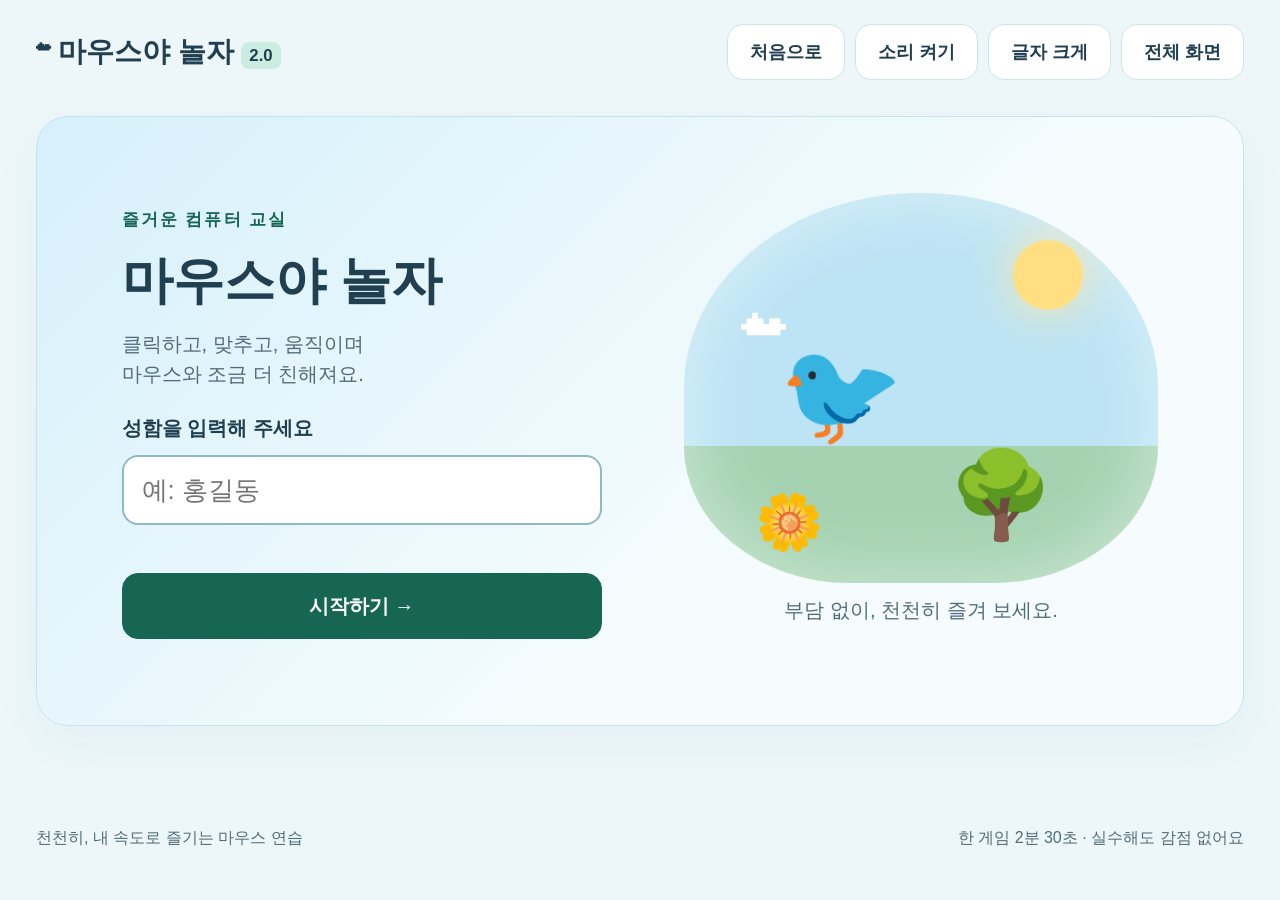
<file: index.html>
<!doctype html>
<html lang="ko"><head><base href="./mouse-play-2/"><meta charset="utf-8"><meta name="viewport" content="width=device-width,initial-scale=1"><meta name="theme-color" content="#e8f7fc"><title>마우스야 놀자 2.0</title><link rel="stylesheet" href="style.css?v=20261018-4"></head>
<body><header><a class="brand" href="#" id="brand">☁ 마우스야 놀자 <small>2.0</small></a><nav aria-label="화면 설정"><button id="home">처음으로</button><button id="sound" aria-pressed="false">소리 켜기</button><button id="font" aria-pressed="false">글자 크게</button><button id="full">전체 화면</button></nav></header>
<main id="app"></main><footer>천천히, 내 속도로 즐기는 마우스 연습 <span>한 게임 2분 30초 · 실수해도 감점 없어요</span></footer>
<script src="js/core.js?v=20261018-4"></script><script src="js/targets.js?v=20261026-1"></script><script src="js/puzzle.js?v=20261018-4"></script><script src="js/differences.js?v=20261018-4"></script><script src="js/app.js?v=20261018-4"></script></body></html>
</file>
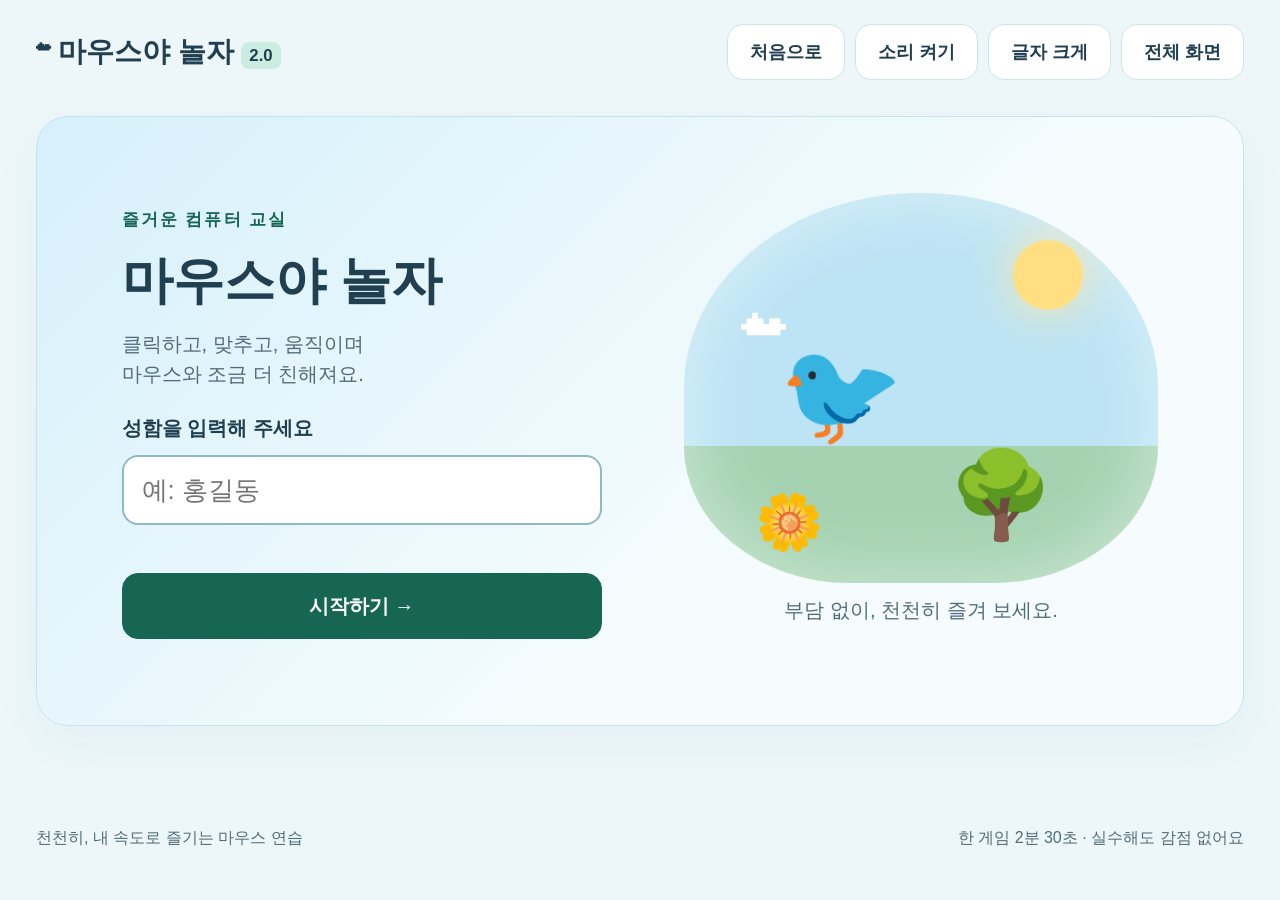
<file: mouse-play-2/index.html>
<!doctype html>
<html lang="ko"><head><meta charset="utf-8"><meta name="viewport" content="width=device-width,initial-scale=1"><meta name="theme-color" content="#e8f7fc"><title>마우스야 놀자 2.0</title><link rel="stylesheet" href="style.css?v=20261018-4"></head>
<body><header><a class="brand" href="#" id="brand">☁ 마우스야 놀자 <small>2.0</small></a><nav aria-label="화면 설정"><button id="home">처음으로</button><button id="sound" aria-pressed="false">소리 켜기</button><button id="font" aria-pressed="false">글자 크게</button><button id="full">전체 화면</button></nav></header>
<main id="app"></main><footer>천천히, 내 속도로 즐기는 마우스 연습 <span>한 게임 2분 30초 · 실수해도 감점 없어요</span></footer>
<script src="js/core.js?v=20261018-4"></script><script src="js/targets.js?v=20261026-1"></script><script src="js/puzzle.js?v=20261018-4"></script><script src="js/differences.js?v=20261018-4"></script><script src="js/app.js?v=20261018-4"></script></body></html>
</file>
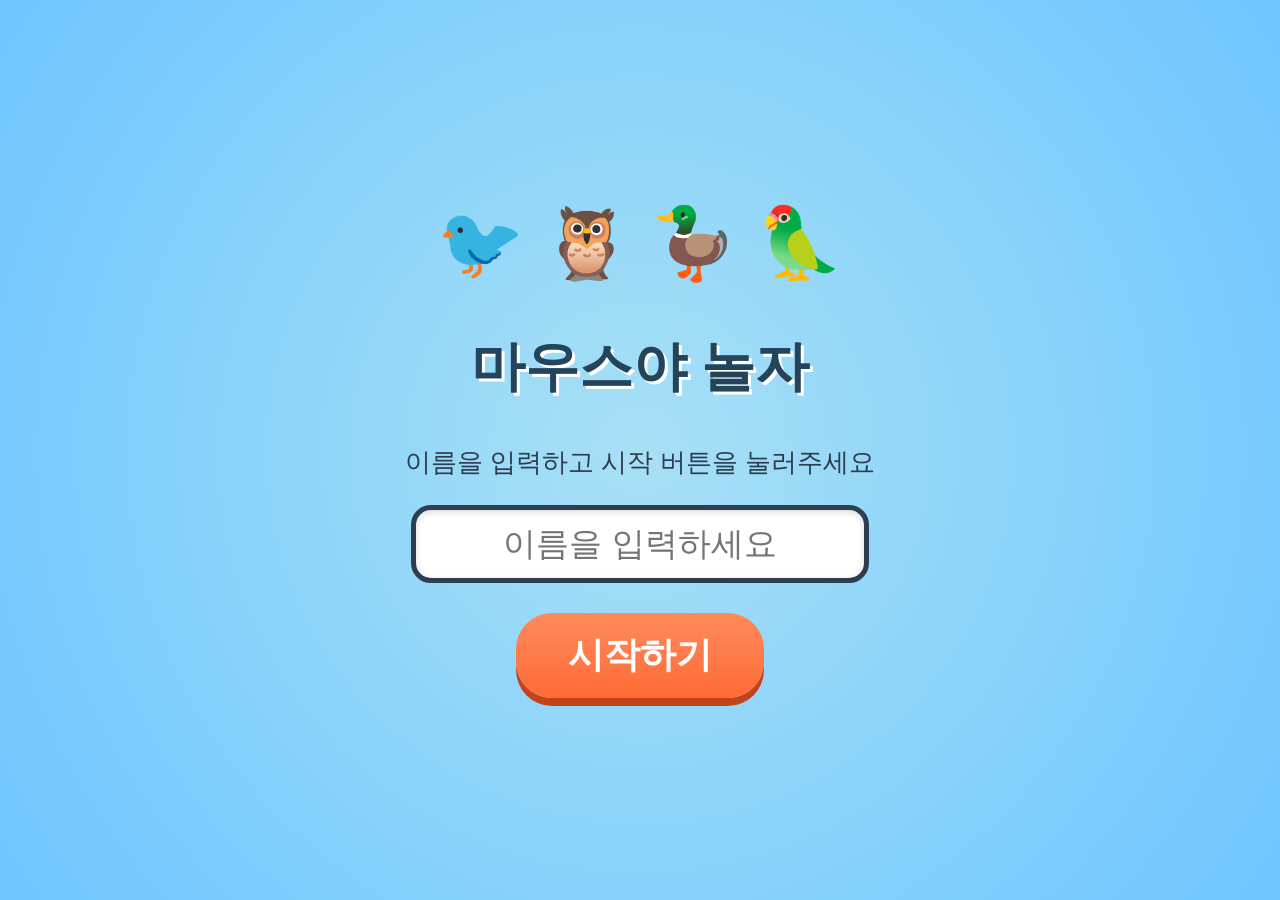
<file: mouse_play_20inch_edition.html>
<!DOCTYPE html>
<html lang="ko">
<head>
<meta charset="UTF-8">
<title>마우스야 놀자</title>
<style>
  html, body {
    margin: 0; padding: 0; overflow: hidden;
    width: 100%; height: 100%;
    background: linear-gradient(to bottom, #87CEEB 0%, #B0E0E6 60%, #98D98E 60%, #7CC96F 100%);
    font-family: 'Malgun Gothic', 'Apple SD Gothic Neo', sans-serif;
    cursor: none;
    user-select: none;
  }
  #gameCanvas {
    display: block;
    background: transparent;
  }
  #startScreen, #endScreen {
    position: absolute; top: 0; left: 0; width: 100%; height: 100%;
    display: flex; flex-direction: column; align-items: center; justify-content: center;
    background: radial-gradient(circle at center, #A8E0F5 0%, #6EC6FF 100%);
    z-index: 10;
    cursor: default;
  }
  #startScreen h1, #endScreen h1 {
    font-size: clamp(42px, 4.2vw, 58px); color: #23445b; margin-bottom: 15px;
    text-shadow: 3px 3px 0px #fff;
  }
  #startScreen p, #endScreen p {
    font-family: inherit;
  }
  #nameInput {
    font-size: clamp(26px, 2.6vw, 34px); padding: 15px 24px; border-radius: 20px;
    border: 5px solid #2c3e50; text-align: center; width: 400px;
    margin-bottom: 30px;
    box-shadow: inset 0 2px 6px rgba(0,0,0,0.15);
    outline: none;
  }
  #nameInput:focus {
    border-color: #FF6B35;
  }
  .bigBtn {
    font-size: clamp(28px, 2.8vw, 36px); padding: 18px 52px; border-radius: 36px;
    border: none; background: linear-gradient(180deg, #FF8A5C 0%, #FF6B35 100%);
    color: white; cursor: pointer;
    box-shadow: 0 8px 0 #c1441e;
    transition: transform 0.1s;
    font-weight: bold;
  }
  .bigBtn:hover {
    filter: brightness(1.05);
  }
  .bigBtn:active {
    transform: translateY(8px);
    box-shadow: 0 0px 0 #c1441e;
  }
  #welcomeMsg {
    font-size: clamp(34px, 4vw, 48px); color: #b95319; margin-bottom: 30px;
    text-align: center; font-weight: bold;
    text-shadow: 2px 2px 0px #fff;
  }
  #finalScore {
    font-size: clamp(68px, 7.5vw, 88px); color: #d96a25; margin: 15px 0;
    text-shadow: 4px 4px 0px #fff;
    font-weight: bold;
  }
  #hud {
    position: absolute; top: 20px; left: 0; width: 100%;
    display: flex; justify-content: space-between; padding: 0 40px;
    box-sizing: border-box;
    z-index: 5;
    pointer-events: none;
  }
  #hud > div {
    background: rgba(255,255,255,0.92);
    padding: 12px 22px;
    border: 2px solid rgba(255,255,255,0.95);
    border-radius: 18px;
    font-size: clamp(24px, 2.1vw, 30px);
    font-weight: 900; color: #203e55;
    box-shadow: 0 5px 14px rgba(0,0,0,0.16);
    min-width: 150px;
    text-align: center;
  }
  #scoreDisplay {
    color: #e67e22 !important;
  }
  .hidden { display: none !important; }
</style>
</head>
<body>

<div id="startScreen">
  <div style="font-size:70px; margin-bottom:10px;">🐦 🦉 🦆 🦜</div>
  <h1>마우스야 놀자</h1>
  <p style="font-size:26px; color:#2c3e50; margin-bottom:25px;">이름을 입력하고 시작 버튼을 눌러주세요</p>
  <input type="text" id="nameInput" placeholder="이름을 입력하세요" maxlength="10">
  <button class="bigBtn" id="startBtn">시작하기</button>
</div>

<div id="welcomeScreen" class="hidden" style="position:absolute; top:0; left:0; width:100%; height:100%; display:flex; flex-direction:column; align-items:center; justify-content:center; background:rgba(135,206,235,0.95); z-index:10;">
  <div id="welcomeMsg"></div>
  <p style="font-size:26px; color:#2c3e50;">잠시 후 게임이 시작됩니다...</p>
</div>

<div id="hud" class="hidden">
  <div id="playerNameDisplay"></div>
  <div id="timeDisplay">2:30</div>
  <div id="scoreDisplay">점수: 0</div>
</div>

<div id="endScreen" class="hidden">
  <div style="font-size:60px; margin-bottom:10px;">🎉🐦🎉</div>
  <h1>수고하셨습니다!</h1>
  <div id="endPlayerName" style="font-size:34px; color:#2c3e50; margin-bottom:5px;"></div>
  <div id="finalScore">0점</div>
  <button class="bigBtn" id="restartBtn">다시하기</button>
</div>

<canvas id="gameCanvas"></canvas>

<script>
const canvas = document.getElementById('gameCanvas');
const ctx = canvas.getContext('2d');

function resizeCanvas() {
  canvas.width = window.innerWidth;
  canvas.height = window.innerHeight;
}
resizeCanvas();
window.addEventListener('resize', resizeCanvas);

// ---------- 상태 ----------
let playerName = "";
let score = 0;
let timeLeft = 150; // 2분 30초
let gameRunning = false;
let timerInterval = null;

// 마우스 좌표
let mouseX = window.innerWidth / 2;
let mouseY = window.innerHeight - 100;

// 배경 장식용
let cloudOffset = 0;

// ---------- 새(타겟) ----------
const birdEmojis = ['🐦', '🦜', '🦉', '🐤', '🦆', '🐧'];
let birds = [];
let fallingBirds = []; // 맞아서 떨어지는 새
let fleeingBirds = []; // 헛클릭으로 도망가는 새 (클릭한 근처 새 찾아서 도망 애니메이션 주는 용도는 아니고, 그냥 재미 이모지)
let laughEffects = []; // 헛클릭 낄낄 텍스트 효과

let spawnTimer = 0;
let spawnInterval = 70; // 프레임 단위, 점점 빨라짐
const startTime = 150;

function spawnBird() {
  const emoji = birdEmojis[Math.floor(Math.random() * birdEmojis.length)];
  const fromLeft = Math.random() < 0.5;
  const rowPick = Math.random();
  let targetY;
  if (rowPick < 0.33) targetY = canvas.height * 0.2;      // 상단
  else if (rowPick < 0.66) targetY = canvas.height * 0.45; // 중단
  else targetY = canvas.height * 0.68;                     // 하단

  // 속도: 시간이 지날수록 살짝 빨라짐 (초기엔 느리게, 화면 가로지르는데 4~5초)
  const progress = 1 - (timeLeft / startTime); // 0 -> 1
  const baseSpeed = 1.0 + progress * 0.8; // 1.0 ~ 1.8 px/frame 정도 (더 느리게)
  const speed = baseSpeed * (0.85 + Math.random() * 0.3);

  const bird = {
    emoji: emoji,
    x: fromLeft ? -60 : canvas.width + 60,
    y: targetY + (Math.random() * 60 - 30),
    vx: fromLeft ? speed : -speed,
    vy: (Math.random() * 0.6 - 0.3),
    size: 70,
    id: Math.random()
  };
  birds.push(bird);
}

function distance(x1, y1, x2, y2) {
  return Math.sqrt((x1 - x2) ** 2 + (y1 - y2) ** 2);
}

// ---------- 클릭 처리 ----------
canvas.addEventListener('click', function(e) {
  if (!gameRunning) return;
  const rect = canvas.getBoundingClientRect();
  const clickX = e.clientX - rect.left;
  const clickY = e.clientY - rect.top;

  let hit = false;
  for (let i = birds.length - 1; i >= 0; i--) {
    const b = birds[i];
    if (distance(clickX, clickY, b.x, b.y) < b.size * 0.7) {
      // 명중!
      hit = true;
      score += 10;
      fallingBirds.push({
        emoji: b.emoji,
        x: b.x, y: b.y,
        vy: 2, rotation: 0, rotSpeed: (Math.random() * 20 - 10),
        scale: 1, growing: true,
        scoreShown: true, scoreOpacity: 1, scoreY: b.y
      });
      birds.splice(i, 1);
      break;
    }
  }

  if (!hit) {
    // 헛클릭 - 낄낄 웃음 효과
    laughEffects.push({
      x: clickX, y: clickY, opacity: 1, life: 0
    });
  }
});

// 마우스 위치 갱신 (총구 방향용)
window.addEventListener('mousemove', function(e) {
  mouseX = e.clientX;
  mouseY = e.clientY;
});

// ---------- 포수 그리기 ----------
function roundRect(x, y, w, h, r) {
  ctx.beginPath();
  ctx.moveTo(x + r, y);
  ctx.arcTo(x + w, y, x + w, y + h, r);
  ctx.arcTo(x + w, y + h, x, y + h, r);
  ctx.arcTo(x, y + h, x, y, r);
  ctx.arcTo(x, y, x + w, y, r);
  ctx.closePath();
}

function drawBackgroundDecor() {
  // 태양
  ctx.save();
  ctx.fillStyle = '#FFD93D';
  ctx.shadowColor = 'rgba(255, 217, 61, 0.6)';
  ctx.shadowBlur = 30;
  ctx.beginPath();
  ctx.arc(canvas.width - 100, 90, 45, 0, Math.PI * 2);
  ctx.fill();
  ctx.restore();

  // 흐르는 구름
  cloudOffset += 0.15;
  if (cloudOffset > canvas.width + 150) cloudOffset = -150;

  function drawCloud(x, y, scale) {
    ctx.save();
    ctx.fillStyle = 'rgba(255,255,255,0.9)';
    ctx.beginPath();
    ctx.arc(x, y, 22 * scale, 0, Math.PI * 2);
    ctx.arc(x + 25 * scale, y - 10 * scale, 26 * scale, 0, Math.PI * 2);
    ctx.arc(x + 52 * scale, y, 20 * scale, 0, Math.PI * 2);
    ctx.arc(x + 25 * scale, y + 8 * scale, 24 * scale, 0, Math.PI * 2);
    ctx.fill();
    ctx.restore();
  }

  drawCloud(cloudOffset, 80, 1);
  drawCloud(cloudOffset + 300, 140, 0.7);
  drawCloud(cloudOffset - 350, 60, 0.85);

  // 풀잎 디테일 (하단 초록 영역)
  const grassTop = canvas.height * 0.6;
  ctx.save();
  ctx.strokeStyle = 'rgba(60, 130, 50, 0.5)';
  ctx.lineWidth = 3;
  for (let i = 0; i < canvas.width; i += 35) {
    const h = 10 + (i % 70 === 0 ? 6 : 0);
    ctx.beginPath();
    ctx.moveTo(i, grassTop + 6);
    ctx.quadraticCurveTo(i + 4, grassTop - h + 6, i + 8, grassTop + 6);
    ctx.stroke();
  }
  ctx.restore();
}

function drawHunter() {
  const baseX = canvas.width / 2;
  const baseY = canvas.height - 30;
  const headY = baseY - 130;
  const angle = Math.atan2(mouseY - (baseY - 100), mouseX - baseX);

  ctx.save();

  ctx.fillStyle = 'rgba(0,0,0,0.2)';
  ctx.beginPath();
  ctx.ellipse(baseX, baseY + 12, 55, 14, 0, 0, Math.PI * 2);
  ctx.fill();

  ctx.fillStyle = '#4A5568';
  ctx.beginPath();
  ctx.moveTo(baseX - 30, baseY - 55);
  ctx.lineTo(baseX - 45, baseY + 5);
  ctx.lineTo(baseX - 15, baseY + 5);
  ctx.lineTo(baseX - 8, baseY - 55);
  ctx.closePath();
  ctx.fill();
  ctx.beginPath();
  ctx.moveTo(baseX + 30, baseY - 55);
  ctx.lineTo(baseX + 45, baseY + 5);
  ctx.lineTo(baseX + 15, baseY + 5);
  ctx.lineTo(baseX + 8, baseY - 55);
  ctx.closePath();
  ctx.fill();

  ctx.fillStyle = '#3E2723';
  ctx.beginPath();
  ctx.ellipse(baseX - 30, baseY + 8, 20, 10, 0, 0, Math.PI * 2);
  ctx.fill();
  ctx.beginPath();
  ctx.ellipse(baseX + 30, baseY + 8, 20, 10, 0, 0, Math.PI * 2);
  ctx.fill();

  ctx.fillStyle = '#556B2F';
  roundRect(baseX - 48, baseY - 130, 96, 78, 18);
  ctx.fill();

  ctx.fillStyle = '#3F5023';
  roundRect(baseX - 38, baseY - 100, 26, 20, 5);
  ctx.fill();
  roundRect(baseX + 12, baseY - 100, 26, 20, 5);
  ctx.fill();

  ctx.fillStyle = '#3E2723';
  ctx.fillRect(baseX - 48, baseY - 58, 96, 10);

  ctx.fillStyle = '#E8B18C';
  ctx.fillRect(baseX - 10, headY + 25, 20, 15);

  ctx.fillStyle = '#F0C29A';
  ctx.beginPath();
  ctx.arc(baseX, headY, 32, 0, Math.PI * 2);
  ctx.fill();

  ctx.fillStyle = 'rgba(255,150,150,0.5)';
  ctx.beginPath();
  ctx.arc(baseX - 18, headY + 8, 6, 0, Math.PI * 2);
  ctx.fill();
  ctx.beginPath();
  ctx.arc(baseX + 18, headY + 8, 6, 0, Math.PI * 2);
  ctx.fill();

  ctx.fillStyle = '#2c3e50';
  ctx.beginPath();
  ctx.arc(baseX - 10, headY - 3, 3.5, 0, Math.PI * 2);
  ctx.fill();
  ctx.beginPath();
  ctx.arc(baseX + 10, headY - 3, 3.5, 0, Math.PI * 2);
  ctx.fill();

  ctx.strokeStyle = '#8B4513';
  ctx.lineWidth = 2.5;
  ctx.beginPath();
  ctx.arc(baseX, headY + 8, 10, 0.15 * Math.PI, 0.85 * Math.PI);
  ctx.stroke();

  ctx.strokeStyle = '#6D4C41';
  ctx.lineWidth = 4;
  ctx.lineCap = 'round';
  ctx.beginPath();
  ctx.moveTo(baseX - 14, headY + 4);
  ctx.quadraticCurveTo(baseX - 5, headY + 10, baseX, headY + 4);
  ctx.quadraticCurveTo(baseX + 5, headY + 10, baseX + 14, headY + 4);
  ctx.stroke();

  ctx.fillStyle = '#8D6E63';
  ctx.beginPath();
  ctx.ellipse(baseX, headY - 28, 42, 12, 0, 0, Math.PI * 2);
  ctx.fill();
  ctx.beginPath();
  ctx.arc(baseX, headY - 34, 24, Math.PI, 0);
  ctx.fill();
  ctx.fillStyle = '#6D4C41';
  ctx.fillRect(baseX - 24, headY - 36, 48, 8);

  const shoulderX = baseX;
  const shoulderY = baseY - 95;
  const armLen = 55;
  const armEndX = shoulderX + Math.cos(angle) * armLen;
  const armEndY = shoulderY + Math.sin(angle) * armLen * 0.6 - 10;
  ctx.strokeStyle = '#556B2F';
  ctx.lineWidth = 20;
  ctx.lineCap = 'round';
  ctx.beginPath();
  ctx.moveTo(shoulderX, shoulderY);
  ctx.lineTo(armEndX, armEndY);
  ctx.stroke();
  ctx.fillStyle = '#F0C29A';
  ctx.beginPath();
  ctx.arc(armEndX, armEndY, 11, 0, Math.PI * 2);
  ctx.fill();

  ctx.translate(armEndX, armEndY);
  ctx.rotate(angle);
  ctx.fillStyle = '#3E2723';
  roundRect(0, -9, 85, 18, 6);
  ctx.fill();
  ctx.fillStyle = '#2c1810';
  ctx.beginPath();
  ctx.moveTo(10, 9);
  ctx.lineTo(2, 35);
  ctx.lineTo(20, 35);
  ctx.lineTo(22, 9);
  ctx.closePath();
  ctx.fill();
  ctx.fillStyle = '#1a1a1a';
  ctx.fillRect(78, -11, 12, 22);

  ctx.restore();
}

// ---------- 커서(조준선) 그리기 ----------
function drawCrosshair() {
  ctx.save();
  ctx.strokeStyle = 'rgba(255,255,255,0.9)';
  ctx.lineWidth = 5;
  ctx.beginPath();
  ctx.arc(mouseX, mouseY, 22, 0, Math.PI * 2);
  ctx.stroke();

  ctx.strokeStyle = '#FF3B30';
  ctx.lineWidth = 3;
  ctx.beginPath();
  ctx.arc(mouseX, mouseY, 22, 0, Math.PI * 2);
  ctx.moveTo(mouseX - 32, mouseY);
  ctx.lineTo(mouseX - 14, mouseY);
  ctx.moveTo(mouseX + 14, mouseY);
  ctx.lineTo(mouseX + 32, mouseY);
  ctx.moveTo(mouseX, mouseY - 32);
  ctx.lineTo(mouseX, mouseY - 14);
  ctx.moveTo(mouseX, mouseY + 14);
  ctx.lineTo(mouseX, mouseY + 32);
  ctx.stroke();

  ctx.fillStyle = '#FF3B30';
  ctx.beginPath();
  ctx.arc(mouseX, mouseY, 3.5, 0, Math.PI * 2);
  ctx.fill();
  ctx.restore();
}

// ---------- 새 그리기 ----------
function drawBirds() {
  birds.forEach(b => {
    b.wingPhase = (b.wingPhase || Math.random() * 10) + 0.25;
    const bob = Math.sin(b.wingPhase) * 6;
    const wobbleScale = 1 + Math.sin(b.wingPhase) * 0.06;

    // 그림자 (바닥에 살짝, 은은하게)
    ctx.save();
    ctx.globalAlpha = 0.15;
    ctx.fillStyle = '#000';
    ctx.beginPath();
    ctx.ellipse(b.x, canvas.height * 0.72, 22, 7, 0, 0, Math.PI * 2);
    ctx.fill();
    ctx.restore();

    ctx.font = b.size + "px serif";
    ctx.textAlign = 'center';
    ctx.textBaseline = 'middle';
    ctx.save();
    ctx.translate(b.x, b.y + bob);
    ctx.scale((b.vx > 0 ? -1 : 1) * wobbleScale, wobbleScale);
    ctx.fillText(b.emoji, 0, 0);
    ctx.restore();
  });
}

function drawFallingBirds() {
  for (let i = fallingBirds.length - 1; i >= 0; i--) {
    const f = fallingBirds[i];
    if (f.growing) {
      f.scale += 0.08;
      if (f.scale > 1.6) f.growing = false;
    } else {
      f.y += f.vy;
      f.vy += 0.5;
      f.rotation += f.rotSpeed;
    }
    ctx.save();
    ctx.translate(f.x, f.y);
    ctx.rotate(f.rotation * Math.PI / 180);
    ctx.scale(f.scale, f.scale);
    ctx.font = "70px serif";
    ctx.textAlign = 'center';
    ctx.textBaseline = 'middle';
    // 반짝임 효과: growing 단계에서 노란 후광
    if (f.growing) {
      ctx.shadowColor = 'gold';
      ctx.shadowBlur = 30;
    }
    ctx.fillText(f.emoji, 0, 0);
    ctx.restore();

    // 점수 텍스트 뜨는 효과
    if (f.scoreShown) {
      f.scoreY -= 1.5;
      f.scoreOpacity -= 0.02;
      ctx.save();
      ctx.globalAlpha = Math.max(f.scoreOpacity, 0);
      ctx.fillStyle = '#FF6B35';
      ctx.font = 'bold 36px sans-serif';
      ctx.textAlign = 'center';
      ctx.fillText('+10', f.x, f.scoreY - 50);
      ctx.restore();
      if (f.scoreOpacity <= 0) f.scoreShown = false;
    }

    // 화면 밖으로 나가거나 완전히 투명해지면 제거
    if (f.y > canvas.height + 100) {
      fallingBirds.splice(i, 1);
    }
  }
}

function drawLaughEffects() {
  for (let i = laughEffects.length - 1; i >= 0; i--) {
    const l = laughEffects[i];
    l.life += 1;
    l.y -= 1.2;
    l.opacity = Math.max(1 - l.life / 40, 0);
    ctx.save();
    ctx.globalAlpha = l.opacity;
    ctx.font = '40px serif';
    ctx.textAlign = 'center';
    ctx.fillText('😆 낄낄낄~', l.x, l.y);
    ctx.restore();
    if (l.life > 40) laughEffects.splice(i, 1);
  }
}

// ---------- 게임 루프 ----------
function updateBirds() {
  for (let i = birds.length - 1; i >= 0; i--) {
    const b = birds[i];
    b.x += b.vx;
    b.y += b.vy;
    if (b.x < -100 || b.x > canvas.width + 100) {
      birds.splice(i, 1);
    }
  }

  spawnTimer++;
  const progress = 1 - (timeLeft / startTime);
  const currentInterval = Math.max(150 - progress * 110, 40); // 초반엔 뜸하게(150), 후반엔 촘촘하게(최소 40)
  if (spawnTimer > currentInterval) {
    spawnBird();
    spawnTimer = 0;
  }
}

function gameLoop() {
  if (!gameRunning) return;
  ctx.clearRect(0, 0, canvas.width, canvas.height);

  drawBackgroundDecor();
  updateBirds();
  drawBirds();
  drawFallingBirds();
  drawLaughEffects();
  drawHunter();
  drawCrosshair();

  document.getElementById('scoreDisplay').textContent = '점수: ' + score;

  requestAnimationFrame(gameLoop);
}

// ---------- 타이머 ----------
function startTimer() {
  timerInterval = setInterval(() => {
    timeLeft--;
    const min = Math.floor(timeLeft / 60);
    const sec = timeLeft % 60;
    document.getElementById('timeDisplay').textContent = min + ':' + (sec < 10 ? '0' : '') + sec;
    if (timeLeft <= 0) {
      endGame();
    }
  }, 1000);
}

function endGame() {
  gameRunning = false;
  clearInterval(timerInterval);
  document.getElementById('hud').classList.add('hidden');
  document.getElementById('endScreen').classList.remove('hidden');
  document.getElementById('endPlayerName').textContent = playerName + ' 님의 결과';
  document.getElementById('finalScore').textContent = score + '점';
}

// ---------- 화면 전환 ----------
document.getElementById('startBtn').addEventListener('click', () => {
  const input = document.getElementById('nameInput').value.trim();
  playerName = input === '' ? '참가자' : input;
  document.getElementById('startScreen').classList.add('hidden');
  document.getElementById('welcomeScreen').classList.remove('hidden');
  document.getElementById('welcomeMsg').textContent = playerName + '님 오신 것을 환영합니다!';

  setTimeout(() => {
    document.getElementById('welcomeScreen').classList.add('hidden');
    document.getElementById('hud').classList.remove('hidden');
    document.getElementById('playerNameDisplay').textContent = playerName + ' 님';
    document.getElementById('scoreDisplay').textContent = '점수: 0';
    document.getElementById('timeDisplay').textContent = '2:30';

    score = 0;
    timeLeft = 150;
    birds = [];
    fallingBirds = [];
    laughEffects = [];
    spawnTimer = 0;
    gameRunning = true;
    startTimer();
    gameLoop();
  }, 2000);
});

document.getElementById('restartBtn').addEventListener('click', () => {
  document.getElementById('endScreen').classList.add('hidden');
  document.getElementById('startScreen').classList.remove('hidden');
  document.getElementById('nameInput').value = '';
});

// 엔터키로도 시작 가능
document.getElementById('nameInput').addEventListener('keypress', (e) => {
  if (e.key === 'Enter') {
    document.getElementById('startBtn').click();
  }
});
</script>
</body>
</html>
</file>
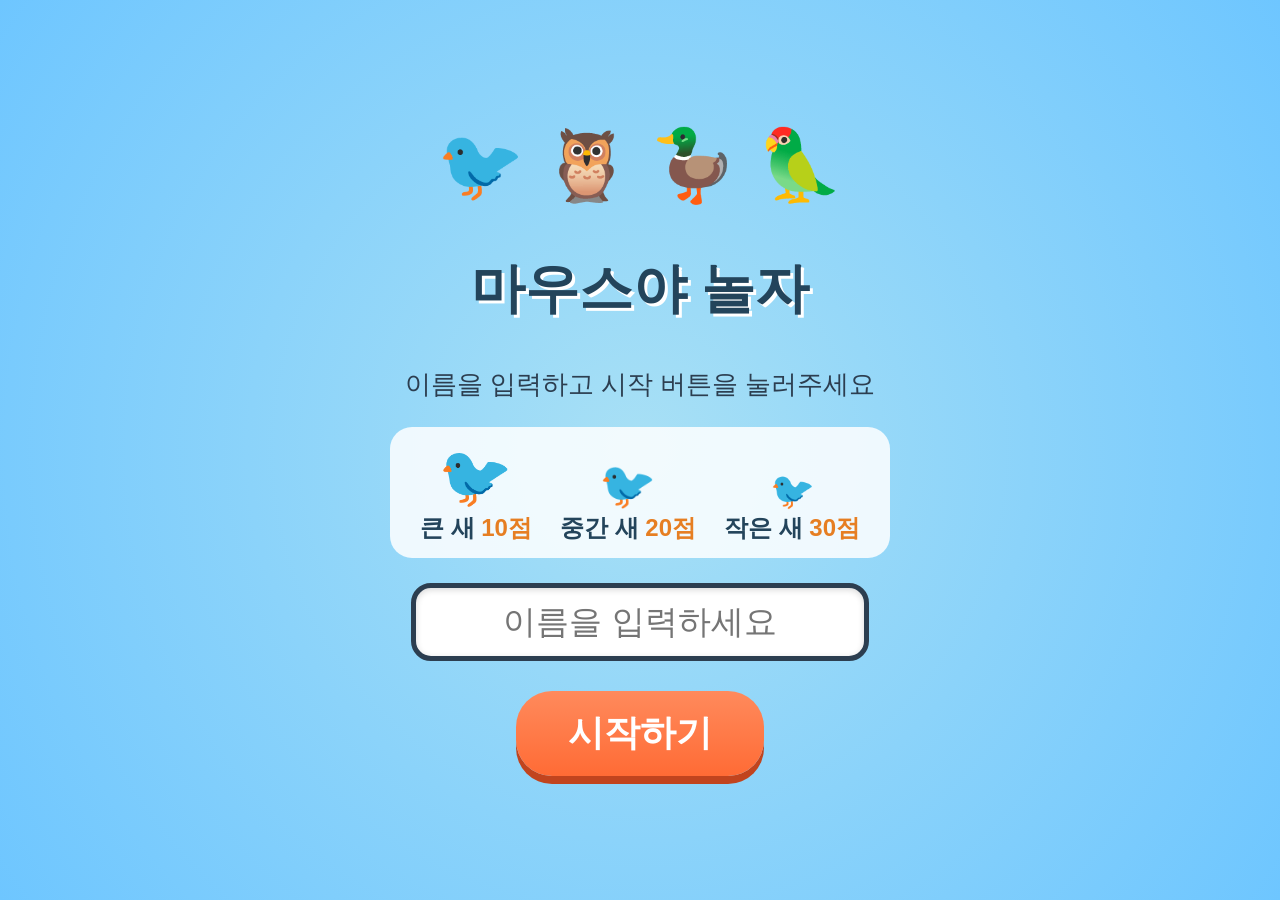
<file: original-game.html>
<!DOCTYPE html>
<html lang="ko">
<head>
<meta charset="UTF-8">
<title>마우스야 놀자</title>
<style>
  html, body {
    margin: 0; padding: 0; overflow: hidden;
    width: 100%; height: 100%;
    background: linear-gradient(to bottom, #87CEEB 0%, #B0E0E6 60%, #98D98E 60%, #7CC96F 100%);
    font-family: 'Malgun Gothic', 'Apple SD Gothic Neo', sans-serif;
    cursor: none;
    user-select: none;
  }
  #gameCanvas {
    display: block;
    background: transparent;
  }
  #startScreen, #endScreen {
    position: absolute; top: 0; left: 0; width: 100%; height: 100%;
    display: flex; flex-direction: column; align-items: center; justify-content: center;
    background: radial-gradient(circle at center, #A8E0F5 0%, #6EC6FF 100%);
    z-index: 10;
    cursor: default;
  }
  #startScreen h1, #endScreen h1 {
    font-size: clamp(42px, 4.2vw, 58px); color: #23445b; margin-bottom: 15px;
    text-shadow: 3px 3px 0px #fff;
  }
  #startScreen p, #endScreen p {
    font-family: inherit;
  }
  #nameInput {
    font-size: clamp(26px, 2.6vw, 34px); padding: 15px 24px; border-radius: 20px;
    border: 5px solid #2c3e50; text-align: center; width: 400px;
    margin-bottom: 30px;
    box-shadow: inset 0 2px 6px rgba(0,0,0,0.15);
    outline: none;
  }
  #nameInput:focus {
    border-color: #FF6B35;
  }
  .bigBtn {
    font-size: clamp(28px, 2.8vw, 36px); padding: 18px 52px; border-radius: 36px;
    border: none; background: linear-gradient(180deg, #FF8A5C 0%, #FF6B35 100%);
    color: white; cursor: pointer;
    box-shadow: 0 8px 0 #c1441e;
    transition: transform 0.1s;
    font-weight: bold;
  }
  .bigBtn:hover {
    filter: brightness(1.05);
  }
  .bigBtn:active {
    transform: translateY(8px);
    box-shadow: 0 0px 0 #c1441e;
  }
  #welcomeMsg {
    font-size: clamp(34px, 4vw, 48px); color: #b95319; margin-bottom: 30px;
    text-align: center; font-weight: bold;
    text-shadow: 2px 2px 0px #fff;
  }
  #finalScore {
    font-size: clamp(68px, 7.5vw, 88px); color: #d96a25; margin: 15px 0;
    text-shadow: 4px 4px 0px #fff;
    font-weight: bold;
  }
  #hud {
    position: absolute; top: 20px; left: 0; width: 100%;
    display: flex; justify-content: space-between; padding: 0 40px;
    box-sizing: border-box;
    z-index: 5;
    pointer-events: none;
  }
  #hud > div {
    background: rgba(255,255,255,0.92);
    padding: 12px 22px;
    border: 2px solid rgba(255,255,255,0.95);
    border-radius: 18px;
    font-size: clamp(24px, 2.1vw, 30px);
    font-weight: 900; color: #203e55;
    box-shadow: 0 5px 14px rgba(0,0,0,0.16);
    min-width: 150px;
    text-align: center;
  }
  #scoreDisplay {
    color: #e67e22 !important;
  }
  .hidden { display: none !important; }
</style>
</head>
<body>

<div id="startScreen">
  <div style="font-size:70px; margin-bottom:10px;">🐦 🦉 🦆 🦜</div>
  <h1>마우스야 놀자</h1>
  <p style="font-size:26px; color:#2c3e50; margin-bottom:25px;">이름을 입력하고 시작 버튼을 눌러주세요</p>
  <div style="display:flex; gap:28px; align-items:flex-end; background:rgba(255,255,255,0.85); padding:14px 30px; border-radius:22px; margin-bottom:25px; font-weight:bold; color:#23445b; text-align:center;">
    <div><div style="font-size:60px;">🐦</div><div style="font-size:24px;">큰 새 <span style="color:#e67e22;">10점</span></div></div>
    <div><div style="font-size:46px;">🐦</div><div style="font-size:24px;">중간 새 <span style="color:#e67e22;">20점</span></div></div>
    <div><div style="font-size:36px;">🐦</div><div style="font-size:24px;">작은 새 <span style="color:#e67e22;">30점</span></div></div>
  </div>
  <input type="text" id="nameInput" placeholder="이름을 입력하세요" maxlength="10">
  <button class="bigBtn" id="startBtn">시작하기</button>
</div>

<div id="welcomeScreen" class="hidden" style="position:absolute; top:0; left:0; width:100%; height:100%; display:flex; flex-direction:column; align-items:center; justify-content:center; background:rgba(135,206,235,0.95); z-index:10;">
  <div id="welcomeMsg"></div>
  <p style="font-size:26px; color:#2c3e50;">잠시 후 게임이 시작됩니다...</p>
</div>

<div id="hud" class="hidden">
  <div id="playerNameDisplay"></div>
  <div id="timeDisplay">2:30</div>
  <div id="scoreDisplay">점수: 0</div>
</div>

<div id="endScreen" class="hidden">
  <div style="font-size:60px; margin-bottom:10px;">🎉🐦🎉</div>
  <h1>수고하셨습니다!</h1>
  <div id="endPlayerName" style="font-size:34px; color:#2c3e50; margin-bottom:5px;"></div>
  <div id="finalScore">0점</div>
  <button class="bigBtn" id="restartBtn">다시하기</button>
</div>

<canvas id="gameCanvas"></canvas>

<script>
const canvas = document.getElementById('gameCanvas');
const ctx = canvas.getContext('2d');

function resizeCanvas() {
  canvas.width = window.innerWidth;
  canvas.height = window.innerHeight;
}
resizeCanvas();
window.addEventListener('resize', resizeCanvas);

// ---------- 상태 ----------
let playerName = "";
let score = 0;
const GAME_SECONDS = 150; // 게임시간 2분 30초
let timeLeft = GAME_SECONDS;
let gameRunning = false;
let timerInterval = null;

// 마우스 좌표
let mouseX = window.innerWidth / 2;
let mouseY = window.innerHeight - 100;

// 배경 장식용
let cloudOffset = 0;

// ---------- 새(타겟) ----------
const birdEmojis = ['🐦', '🦜', '🦉', '🐤', '🦆', '🐧'];
let birds = [];
let fallingBirds = []; // 맞아서 떨어지는 새
let fleeingBirds = []; // 헛클릭으로 도망가는 새 (클릭한 근처 새 찾아서 도망 애니메이션 주는 용도는 아니고, 그냥 재미 이모지)
let laughEffects = []; // 헛클릭 낄낄 텍스트 효과

let spawnTimer = 0;
let spawnInterval = 70; // 프레임 단위, 점점 빨라짐
const startTime = GAME_SECONDS;

// 새 크기별 점수 (시니어용: 가장 작은 새도 75px 이상)
const birdTypes = [
  { name: '큰 새',   size: 120, points: 10, speedMul: 0.9,  weight: 0.45 },
  { name: '중간 새', size: 95,  points: 20, speedMul: 1.0,  weight: 0.35 },
  { name: '작은 새', size: 75,  points: 30, speedMul: 1.15, weight: 0.20 }
];

function pickBirdType() {
  let r = Math.random(), sum = 0;
  for (const t of birdTypes) {
    sum += t.weight;
    if (r < sum) return t;
  }
  return birdTypes[0];
}

function spawnBird() {
  const type = pickBirdType();
  const emoji = birdEmojis[Math.floor(Math.random() * birdEmojis.length)];
  const fromLeft = Math.random() < 0.5;
  const rowPick = Math.random();
  let targetY;
  if (rowPick < 0.33) targetY = canvas.height * 0.2;      // 상단
  else if (rowPick < 0.66) targetY = canvas.height * 0.45; // 중단
  else targetY = canvas.height * 0.68;                     // 하단

  // 속도: 시간이 지날수록 살짝 빨라짐 (초기엔 느리게, 화면 가로지르는데 4~5초)
  const progress = 1 - (timeLeft / startTime); // 0 -> 1
  const baseSpeed = 1.0 + progress * 0.8; // 1.0 ~ 1.8 px/frame 정도 (더 느리게)
  const speed = baseSpeed * type.speedMul * (0.85 + Math.random() * 0.3);

  const bird = {
    emoji: emoji,
    x: fromLeft ? -type.size : canvas.width + type.size,
    y: targetY + (Math.random() * 60 - 30),
    vx: fromLeft ? speed : -speed,
    vy: (Math.random() * 0.6 - 0.3),
    size: type.size,
    points: type.points,
    id: Math.random()
  };
  birds.push(bird);
}

function distance(x1, y1, x2, y2) {
  return Math.sqrt((x1 - x2) ** 2 + (y1 - y2) ** 2);
}

// ---------- 클릭 처리 ----------
canvas.addEventListener('click', function(e) {
  if (!gameRunning) return;
  const rect = canvas.getBoundingClientRect();
  const clickX = e.clientX - rect.left;
  const clickY = e.clientY - rect.top;

  let hit = false;
  for (let i = birds.length - 1; i >= 0; i--) {
    const b = birds[i];
    if (distance(clickX, clickY, b.x, b.y) < b.size * 0.7) {
      // 명중!
      hit = true;
      score += b.points;
      fallingBirds.push({
        emoji: b.emoji,
        size: b.size,
        points: b.points,
        x: b.x, y: b.y,
        vy: 2, rotation: 0, rotSpeed: (Math.random() * 20 - 10),
        scale: 1, growing: true,
        scoreShown: true, scoreOpacity: 1, scoreY: b.y
      });
      birds.splice(i, 1);
      break;
    }
  }

  if (!hit) {
    // 헛클릭 - 낄낄 웃음 효과
    laughEffects.push({
      x: clickX, y: clickY, opacity: 1, life: 0
    });
  }
});

// 마우스 위치 갱신 (총구 방향용)
window.addEventListener('mousemove', function(e) {
  mouseX = e.clientX;
  mouseY = e.clientY;
});

// ---------- 포수 그리기 ----------
function roundRect(x, y, w, h, r) {
  ctx.beginPath();
  ctx.moveTo(x + r, y);
  ctx.arcTo(x + w, y, x + w, y + h, r);
  ctx.arcTo(x + w, y + h, x, y + h, r);
  ctx.arcTo(x, y + h, x, y, r);
  ctx.arcTo(x, y, x + w, y, r);
  ctx.closePath();
}

function drawBackgroundDecor() {
  // 태양
  ctx.save();
  ctx.fillStyle = '#FFD93D';
  ctx.shadowColor = 'rgba(255, 217, 61, 0.6)';
  ctx.shadowBlur = 30;
  ctx.beginPath();
  ctx.arc(canvas.width - 100, 90, 45, 0, Math.PI * 2);
  ctx.fill();
  ctx.restore();

  // 흐르는 구름
  cloudOffset += 0.15;
  if (cloudOffset > canvas.width + 150) cloudOffset = -150;

  function drawCloud(x, y, scale) {
    ctx.save();
    ctx.fillStyle = 'rgba(255,255,255,0.9)';
    ctx.beginPath();
    ctx.arc(x, y, 22 * scale, 0, Math.PI * 2);
    ctx.arc(x + 25 * scale, y - 10 * scale, 26 * scale, 0, Math.PI * 2);
    ctx.arc(x + 52 * scale, y, 20 * scale, 0, Math.PI * 2);
    ctx.arc(x + 25 * scale, y + 8 * scale, 24 * scale, 0, Math.PI * 2);
    ctx.fill();
    ctx.restore();
  }

  drawCloud(cloudOffset, 80, 1);
  drawCloud(cloudOffset + 300, 140, 0.7);
  drawCloud(cloudOffset - 350, 60, 0.85);

  // 풀잎 디테일 (하단 초록 영역)
  const grassTop = canvas.height * 0.6;
  ctx.save();
  ctx.strokeStyle = 'rgba(60, 130, 50, 0.5)';
  ctx.lineWidth = 3;
  for (let i = 0; i < canvas.width; i += 35) {
    const h = 10 + (i % 70 === 0 ? 6 : 0);
    ctx.beginPath();
    ctx.moveTo(i, grassTop + 6);
    ctx.quadraticCurveTo(i + 4, grassTop - h + 6, i + 8, grassTop + 6);
    ctx.stroke();
  }
  ctx.restore();
}

function drawHunter() {
  const baseX = canvas.width / 2;
  const baseY = canvas.height - 30;
  const headY = baseY - 130;
  const angle = Math.atan2(mouseY - (baseY - 100), mouseX - baseX);

  ctx.save();

  ctx.fillStyle = 'rgba(0,0,0,0.2)';
  ctx.beginPath();
  ctx.ellipse(baseX, baseY + 12, 55, 14, 0, 0, Math.PI * 2);
  ctx.fill();

  ctx.fillStyle = '#4A5568';
  ctx.beginPath();
  ctx.moveTo(baseX - 30, baseY - 55);
  ctx.lineTo(baseX - 45, baseY + 5);
  ctx.lineTo(baseX - 15, baseY + 5);
  ctx.lineTo(baseX - 8, baseY - 55);
  ctx.closePath();
  ctx.fill();
  ctx.beginPath();
  ctx.moveTo(baseX + 30, baseY - 55);
  ctx.lineTo(baseX + 45, baseY + 5);
  ctx.lineTo(baseX + 15, baseY + 5);
  ctx.lineTo(baseX + 8, baseY - 55);
  ctx.closePath();
  ctx.fill();

  ctx.fillStyle = '#3E2723';
  ctx.beginPath();
  ctx.ellipse(baseX - 30, baseY + 8, 20, 10, 0, 0, Math.PI * 2);
  ctx.fill();
  ctx.beginPath();
  ctx.ellipse(baseX + 30, baseY + 8, 20, 10, 0, 0, Math.PI * 2);
  ctx.fill();

  ctx.fillStyle = '#556B2F';
  roundRect(baseX - 48, baseY - 130, 96, 78, 18);
  ctx.fill();

  ctx.fillStyle = '#3F5023';
  roundRect(baseX - 38, baseY - 100, 26, 20, 5);
  ctx.fill();
  roundRect(baseX + 12, baseY - 100, 26, 20, 5);
  ctx.fill();

  ctx.fillStyle = '#3E2723';
  ctx.fillRect(baseX - 48, baseY - 58, 96, 10);

  ctx.fillStyle = '#E8B18C';
  ctx.fillRect(baseX - 10, headY + 25, 20, 15);

  ctx.fillStyle = '#F0C29A';
  ctx.beginPath();
  ctx.arc(baseX, headY, 32, 0, Math.PI * 2);
  ctx.fill();

  ctx.fillStyle = 'rgba(255,150,150,0.5)';
  ctx.beginPath();
  ctx.arc(baseX - 18, headY + 8, 6, 0, Math.PI * 2);
  ctx.fill();
  ctx.beginPath();
  ctx.arc(baseX + 18, headY + 8, 6, 0, Math.PI * 2);
  ctx.fill();

  ctx.fillStyle = '#2c3e50';
  ctx.beginPath();
  ctx.arc(baseX - 10, headY - 3, 3.5, 0, Math.PI * 2);
  ctx.fill();
  ctx.beginPath();
  ctx.arc(baseX + 10, headY - 3, 3.5, 0, Math.PI * 2);
  ctx.fill();

  ctx.strokeStyle = '#8B4513';
  ctx.lineWidth = 2.5;
  ctx.beginPath();
  ctx.arc(baseX, headY + 8, 10, 0.15 * Math.PI, 0.85 * Math.PI);
  ctx.stroke();

  ctx.strokeStyle = '#6D4C41';
  ctx.lineWidth = 4;
  ctx.lineCap = 'round';
  ctx.beginPath();
  ctx.moveTo(baseX - 14, headY + 4);
  ctx.quadraticCurveTo(baseX - 5, headY + 10, baseX, headY + 4);
  ctx.quadraticCurveTo(baseX + 5, headY + 10, baseX + 14, headY + 4);
  ctx.stroke();

  ctx.fillStyle = '#8D6E63';
  ctx.beginPath();
  ctx.ellipse(baseX, headY - 28, 42, 12, 0, 0, Math.PI * 2);
  ctx.fill();
  ctx.beginPath();
  ctx.arc(baseX, headY - 34, 24, Math.PI, 0);
  ctx.fill();
  ctx.fillStyle = '#6D4C41';
  ctx.fillRect(baseX - 24, headY - 36, 48, 8);

  const shoulderX = baseX;
  const shoulderY = baseY - 95;
  const armLen = 55;
  const armEndX = shoulderX + Math.cos(angle) * armLen;
  const armEndY = shoulderY + Math.sin(angle) * armLen * 0.6 - 10;
  ctx.strokeStyle = '#556B2F';
  ctx.lineWidth = 20;
  ctx.lineCap = 'round';
  ctx.beginPath();
  ctx.moveTo(shoulderX, shoulderY);
  ctx.lineTo(armEndX, armEndY);
  ctx.stroke();
  ctx.fillStyle = '#F0C29A';
  ctx.beginPath();
  ctx.arc(armEndX, armEndY, 11, 0, Math.PI * 2);
  ctx.fill();

  ctx.translate(armEndX, armEndY);
  ctx.rotate(angle);
  ctx.fillStyle = '#3E2723';
  roundRect(0, -9, 85, 18, 6);
  ctx.fill();
  ctx.fillStyle = '#2c1810';
  ctx.beginPath();
  ctx.moveTo(10, 9);
  ctx.lineTo(2, 35);
  ctx.lineTo(20, 35);
  ctx.lineTo(22, 9);
  ctx.closePath();
  ctx.fill();
  ctx.fillStyle = '#1a1a1a';
  ctx.fillRect(78, -11, 12, 22);

  ctx.restore();
}

// ---------- 커서(조준선) 그리기 ----------
function drawCrosshair() {
  ctx.save();
  ctx.strokeStyle = 'rgba(255,255,255,0.9)';
  ctx.lineWidth = 5;
  ctx.beginPath();
  ctx.arc(mouseX, mouseY, 22, 0, Math.PI * 2);
  ctx.stroke();

  ctx.strokeStyle = '#FF3B30';
  ctx.lineWidth = 3;
  ctx.beginPath();
  ctx.arc(mouseX, mouseY, 22, 0, Math.PI * 2);
  ctx.moveTo(mouseX - 32, mouseY);
  ctx.lineTo(mouseX - 14, mouseY);
  ctx.moveTo(mouseX + 14, mouseY);
  ctx.lineTo(mouseX + 32, mouseY);
  ctx.moveTo(mouseX, mouseY - 32);
  ctx.lineTo(mouseX, mouseY - 14);
  ctx.moveTo(mouseX, mouseY + 14);
  ctx.lineTo(mouseX, mouseY + 32);
  ctx.stroke();

  ctx.fillStyle = '#FF3B30';
  ctx.beginPath();
  ctx.arc(mouseX, mouseY, 3.5, 0, Math.PI * 2);
  ctx.fill();
  ctx.restore();
}

// ---------- 새 그리기 ----------
function drawBirds() {
  birds.forEach(b => {
    b.wingPhase = (b.wingPhase || Math.random() * 10) + 0.25;
    const bob = Math.sin(b.wingPhase) * 6;
    const wobbleScale = 1 + Math.sin(b.wingPhase) * 0.06;

    // 그림자 (바닥에 살짝, 은은하게)
    ctx.save();
    ctx.globalAlpha = 0.15;
    ctx.fillStyle = '#000';
    ctx.beginPath();
    ctx.ellipse(b.x, canvas.height * 0.72, b.size * 0.32, b.size * 0.1, 0, 0, Math.PI * 2);
    ctx.fill();
    ctx.restore();

    ctx.font = b.size + "px serif";
    ctx.textAlign = 'center';
    ctx.textBaseline = 'middle';
    ctx.save();
    ctx.translate(b.x, b.y + bob);
    ctx.scale((b.vx > 0 ? -1 : 1) * wobbleScale, wobbleScale);
    ctx.fillText(b.emoji, 0, 0);
    ctx.restore();
  });
}

function drawFallingBirds() {
  for (let i = fallingBirds.length - 1; i >= 0; i--) {
    const f = fallingBirds[i];
    if (f.growing) {
      f.scale += 0.08;
      if (f.scale > 1.6) f.growing = false;
    } else {
      f.y += f.vy;
      f.vy += 0.5;
      f.rotation += f.rotSpeed;
    }
    ctx.save();
    ctx.translate(f.x, f.y);
    ctx.rotate(f.rotation * Math.PI / 180);
    ctx.scale(f.scale, f.scale);
    ctx.font = (f.size || 70) + "px serif";
    ctx.textAlign = 'center';
    ctx.textBaseline = 'middle';
    // 반짝임 효과: growing 단계에서 노란 후광
    if (f.growing) {
      ctx.shadowColor = 'gold';
      ctx.shadowBlur = 30;
    }
    ctx.fillText(f.emoji, 0, 0);
    ctx.restore();

    // 점수 텍스트 뜨는 효과
    if (f.scoreShown) {
      f.scoreY -= 1.5;
      f.scoreOpacity -= 0.02;
      ctx.save();
      ctx.globalAlpha = Math.max(f.scoreOpacity, 0);
      ctx.fillStyle = '#FF6B35';
      ctx.font = 'bold 48px sans-serif';
      ctx.textAlign = 'center';
      ctx.lineWidth = 6;
      ctx.strokeStyle = '#fff';
      ctx.strokeText('+' + f.points, f.x, f.scoreY - f.size * 0.7);
      ctx.fillText('+' + f.points, f.x, f.scoreY - f.size * 0.7);
      ctx.restore();
      if (f.scoreOpacity <= 0) f.scoreShown = false;
    }

    // 화면 밖으로 나가거나 완전히 투명해지면 제거
    if (f.y > canvas.height + 100) {
      fallingBirds.splice(i, 1);
    }
  }
}

function drawLaughEffects() {
  for (let i = laughEffects.length - 1; i >= 0; i--) {
    const l = laughEffects[i];
    l.life += 1;
    l.y -= 1.2;
    l.opacity = Math.max(1 - l.life / 40, 0);
    ctx.save();
    ctx.globalAlpha = l.opacity;
    ctx.font = '40px serif';
    ctx.textAlign = 'center';
    ctx.fillText('😆 낄낄낄~', l.x, l.y);
    ctx.restore();
    if (l.life > 40) laughEffects.splice(i, 1);
  }
}

// ---------- 게임 루프 ----------
function updateBirds() {
  for (let i = birds.length - 1; i >= 0; i--) {
    const b = birds[i];
    b.x += b.vx;
    b.y += b.vy;
    if (b.x < -(b.size + 40) || b.x > canvas.width + b.size + 40) {
      birds.splice(i, 1);
    }
  }

  spawnTimer++;
  const progress = 1 - (timeLeft / startTime);
  const currentInterval = Math.max(150 - progress * 110, 40); // 초반엔 뜸하게(150), 후반엔 촘촘하게(최소 40)
  if (spawnTimer > currentInterval) {
    spawnBird();
    spawnTimer = 0;
  }
}

function gameLoop() {
  if (!gameRunning) return;
  ctx.clearRect(0, 0, canvas.width, canvas.height);

  drawBackgroundDecor();
  updateBirds();
  drawBirds();
  drawFallingBirds();
  drawLaughEffects();
  drawHunter();
  drawCrosshair();

  document.getElementById('scoreDisplay').textContent = '점수: ' + score;

  requestAnimationFrame(gameLoop);
}

// ---------- 타이머 ----------
function startTimer() {
  timerInterval = setInterval(() => {
    timeLeft--;
    const min = Math.floor(timeLeft / 60);
    const sec = timeLeft % 60;
    document.getElementById('timeDisplay').textContent = min + ':' + (sec < 10 ? '0' : '') + sec;
    if (timeLeft <= 0) {
      endGame();
    }
  }, 1000);
}

function endGame() {
  gameRunning = false;
  clearInterval(timerInterval);
  document.getElementById('hud').classList.add('hidden');
  document.getElementById('endScreen').classList.remove('hidden');
  document.getElementById('endPlayerName').textContent = playerName + ' 님의 결과';
  document.getElementById('finalScore').textContent = score + '점';
}

// ---------- 화면 전환 ----------
document.getElementById('startBtn').addEventListener('click', () => {
  const input = document.getElementById('nameInput').value.trim();
  playerName = input === '' ? '참가자' : input;
  document.getElementById('startScreen').classList.add('hidden');
  document.getElementById('welcomeScreen').classList.remove('hidden');
  document.getElementById('welcomeMsg').textContent = playerName + '님 오신 것을 환영합니다!';

  setTimeout(() => {
    document.getElementById('welcomeScreen').classList.add('hidden');
    document.getElementById('hud').classList.remove('hidden');
    document.getElementById('playerNameDisplay').textContent = playerName + ' 님';
    document.getElementById('scoreDisplay').textContent = '점수: 0';
    document.getElementById('timeDisplay').textContent = '2:30';

    score = 0;
    timeLeft = GAME_SECONDS;
    birds = [];
    fallingBirds = [];
    laughEffects = [];
    spawnTimer = 0;
    gameRunning = true;
    startTimer();
    gameLoop();
  }, 2000);
});

document.getElementById('restartBtn').addEventListener('click', () => {
  document.getElementById('endScreen').classList.add('hidden');
  document.getElementById('startScreen').classList.remove('hidden');
  document.getElementById('nameInput').value = '';
});

// 엔터키로도 시작 가능
document.getElementById('nameInput').addEventListener('keypress', (e) => {
  if (e.key === 'Enter') {
    document.getElementById('startBtn').click();
  }
});
</script>
</body>
</html>
</file>
<file: mouse-play-2/style.css>
:root{font-size:20px;--ink:#203f50;--muted:#506c79;--green:#176653;--line:#d1e3e8}*{box-sizing:border-box}body{margin:0;background:#edf7fa;color:var(--ink);font-family:'Malgun Gothic','Apple SD Gothic Neo',sans-serif;line-height:1.5}body.large{font-size:1.18rem}button,input{font:inherit}button,a,input{touch-action:manipulation}button{cursor:pointer;min-height:56px;border:1px solid var(--line);border-radius:16px;background:#fff;color:var(--ink);padding:12px 22px;font-weight:700;transition:box-shadow .18s,background .18s}button:hover{background:#f0faf7;box-shadow:0 4px 14px #1e4a5a16}button:focus-visible,a:focus-visible,input:focus-visible{outline:4px solid #d47c22;outline-offset:4px}button:disabled{cursor:default;opacity:.65}.primary{background:var(--green);color:white;border-color:var(--green);padding:17px 38px}.primary:hover{background:#105441}header{max-width:1560px;margin:auto;padding:24px 36px;display:flex;align-items:center;justify-content:space-between;gap:20px}.brand{text-decoration:none;color:var(--ink);font-size:1.4em;font-weight:900;white-space:nowrap}.brand small{font-size:.6em;background:#ccece1;padding:4px 8px;border-radius:8px}nav{display:flex;flex-wrap:wrap;gap:10px}nav button{font-size:.9em}main{max-width:1440px;margin:0 auto;padding:12px 36px 28px;min-height:calc(100vh - 190px)}footer{max-width:1440px;margin:auto;padding:12px 36px 24px;color:var(--muted);font-size:.8em;display:flex;justify-content:space-between;gap:20px}.eyebrow{color:var(--green);font-size:.85em;letter-spacing:.12em;font-weight:800}h1{font-size:clamp(2rem,4vw,3.2rem);line-height:1.25;margin:16px 0}h2{font-size:1.75em;margin:12px 0}p{margin:12px 0 24px}.sub{color:var(--muted)}.welcome{position:relative;overflow:hidden;background:linear-gradient(135deg,#d6f0fb,#f6fcfd 65%);border:1px solid #c6e3ed;border-radius:32px;min-height:610px;padding:70px 7%;display:grid;grid-template-columns:1.1fr 1fr;align-items:center;gap:40px;box-shadow:0 18px 50px #345b6d0b}.welcome form{max-width:480px}.welcome label{display:block;font-weight:700;margin-bottom:12px}.welcome input{width:100%;min-height:70px;border:2px solid #91b8c5;border-radius:16px;padding:12px 18px;background:#fff;font-size:1.3em;margin-bottom:18px}.welcome .primary{width:100%}.error{color:#a13426;min-height:30px;font-weight:700}.scene{height:390px;position:relative;isolation:isolate;border-radius:50% 50% 35% 35%;background:linear-gradient(#bde4f4 65%,#a5d3b2 65%);box-shadow:inset 0 0 70px #ffffff77;overflow:hidden}.sun{position:absolute;right:16%;top:12%;width:70px;height:70px;border-radius:50%;background:#ffdf81;box-shadow:0 0 45px #ffe6a5}.cloud{position:absolute;top:20%;left:12%;font-size:90px;color:#fff;animation:drift 8s ease-in-out infinite alternate}.scene .bird{position:absolute;font-size:100px;left:20%;top:32%;animation:float 3s ease-in-out infinite}.scene .rabbit{position:absolute;bottom:25px;right:22%;font-size:85px}.scene .flower{position:absolute;bottom:20px;left:15%;font-size:55px}.badge{display:inline-block;border-radius:30px;padding:8px 17px;background:#fff;color:var(--green);font-size:.85em;font-weight:700}.heading{margin:16px 0 30px}.cards{display:grid;grid-template-columns:1fr 1fr;gap:24px}.card{position:relative;overflow:hidden;text-align:left;padding:28px 32px;display:flex;align-items:center;gap:30px;min-height:220px;border-radius:24px;box-shadow:0 8px 25px #345b6d09}.card .art{width:150px;min-width:110px;height:150px;display:grid;place-items:center;font-size:88px;border-radius:50%;background:#dff2fa}.card:nth-child(2) .art{background:#f9edda}.card:nth-child(3) .art{background:#fbe5e5}.card:nth-child(4) .art{background:#e4f2dc}.card strong{display:block;font-size:1.5em;margin:8px 0}.card p{margin:0;color:var(--muted);font-weight:400}.tag{font-size:.75em;color:var(--green)}.center{text-align:center}.levels{max-width:850px;margin:40px auto}.levels .card{justify-content:center}.actions{display:flex;gap:14px;flex-wrap:wrap;justify-content:center;margin-top:24px}.hud{display:flex;gap:16px;align-items:center;flex-wrap:wrap;margin-bottom:16px}.hud .stat{background:#fff;border:1px solid var(--line);border-radius:17px;padding:12px 24px;flex:1;min-width:150px}.stat small{display:block;font-size:.7em;color:var(--muted)}.stat strong{font-size:1.5em}.hud .time{color:var(--green);font-variant-numeric:tabular-nums}.game-title{display:flex;align-items:center;justify-content:space-between;gap:15px;flex-wrap:wrap;margin:10px 0}.game-title h2{font-size:1.25em}.hint{padding:10px 0;margin:0;color:var(--muted)}.arena{width:100%;aspect-ratio:2.05;min-height:340px;max-height:650px;position:relative;border:2px solid #a9cfcc;border-radius:26px;overflow:hidden;background:#d7eff5;touch-action:none;user-select:none}.arena canvas{width:100%;height:100%;display:block}.score-big{font-size:4em;line-height:1.3;font-weight:900;color:var(--green);margin:20px 0}.result{max-width:950px;margin:auto;background:#fff;border:1px solid var(--line);border-radius:28px;padding:36px}.rank{margin:28px 0;text-align:left;background:#f3f8f9;padding:22px;border-radius:18px}.rank h3{margin:0 0 8px}.rank p{font-size:.85em;margin:8px 0 14px}.rank ol{padding-left:32px}.rank li{padding:8px;border-bottom:1px solid var(--line)}.rank .mine{background:#dcefe5;font-weight:800}.rank li span{float:right}.puzzle-tools{position:absolute;right:16px;top:12px;z-index:2}.puzzle-preview{position:absolute;inset:8%;z-index:4;background:#fff;padding:16px;border-radius:20px;box-shadow:0 6px 24px #0003;display:flex;align-items:center;justify-content:center;gap:14px}.puzzle-preview img{max-width:85%;max-height:100%;object-fit:contain}.toast{position:absolute;left:50%;top:14%;transform:translateX(-50%);background:#fff;padding:14px 24px;border-radius:20px;font-size:1.3em;font-weight:800;box-shadow:0 6px 22px #0002;pointer-events:none;z-index:3}.hidden{display:none!important}@keyframes drift{to{transform:translateX(40px)}}@keyframes float{50%{transform:translateY(-18px) rotate(-5deg)}}@media(max-width:950px){header{flex-direction:column;align-items:flex-start;padding:18px 20px}main{padding:10px 20px 20px}.welcome{padding:35px;min-height:520px;gap:15px}.scene{height:300px}.cards{gap:16px}.card{padding:22px;gap:18px}.card .art{min-width:80px;width:100px;height:110px;font-size:65px}.card strong{font-size:1.2em}footer{padding:16px 20px;flex-wrap:wrap}}@media(max-width:640px){:root{font-size:18px}header nav{gap:7px}nav button{padding:10px 13px}.welcome{display:block;padding:28px}.welcome .scene{display:none}.cards{grid-template-columns:1fr}.card{min-height:150px}.heading{margin:10px 0 20px}.arena{aspect-ratio:auto;height:440px;min-height:0}.hud{gap:8px}.hud .stat{min-width:95px;padding:10px}.stat strong{font-size:1.15em}.result{padding:24px 18px}.score-big{font-size:3em}}
.cards.game-cards{grid-template-columns:repeat(2,minmax(0,1fr))}.game-cards .card{flex-direction:row;align-items:center}.game-cards .art{align-self:center}.game-cards .card strong{font-size:1.3em}@media(max-width:950px){.cards.game-cards{grid-template-columns:repeat(2,minmax(0,1fr))}}@media(max-width:640px){.cards.game-cards{grid-template-columns:1fr}.game-cards .card{flex-direction:row;align-items:center}}

.cards.game-cards{grid-template-columns:repeat(2,minmax(0,1fr))}.game-cards .card{flex-direction:row;align-items:center}.difference-tools{display:flex;justify-content:space-between;align-items:center;gap:12px;flex-wrap:wrap;margin:8px 0 14px}.difference-tools strong{font-size:1.15em;color:#185746}.arena.difference-arena{height:auto;max-height:none;min-height:0;aspect-ratio:2}.arena.difference-arena canvas{height:auto;aspect-ratio:2}.arena.difference-stacked{aspect-ratio:600/1120}.arena.difference-stacked canvas{aspect-ratio:600/1120}@media(max-width:640px){.cards.game-cards{grid-template-columns:1fr}}
</file>
